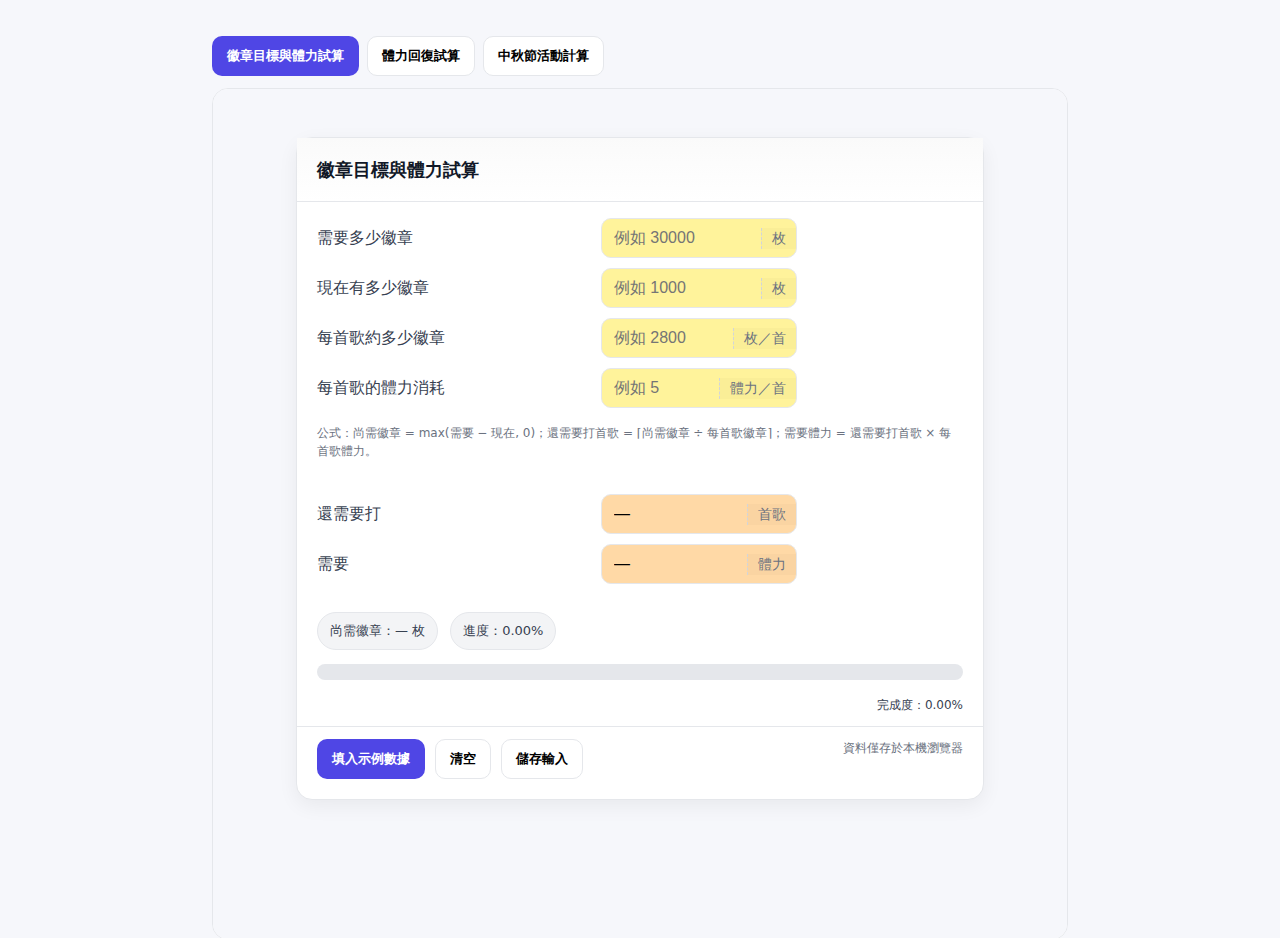
<file: index.html>
<!DOCTYPE html>
<html lang="zh-Hant">
<head>
<meta charset="utf-8" />
<meta name="viewport" content="width=device-width, initial-scale=1" />
<title>活動小工具中心</title>
<style>
  :root{ --border:#e5e7eb; --accent:#4f46e5; --bg:#f6f7fb; }
  *{box-sizing:border-box}
  html, body { height:100%; }
  body{margin:0;font-family:ui-sans-serif,system-ui,"Noto Sans TC";background:var(--bg)}
  .wrap{max-width:880px;margin:24px auto;padding:12px; min-height:100vh;}
  .tabs{display:flex;gap:8px;margin-bottom:12px;flex-wrap:wrap}
  .tab{
    border:1px solid var(--border); background:#fff; padding:10px 14px; border-radius:10px; cursor:pointer; font-weight:600;
  }
  .tab.active{background:var(--accent);color:#fff;border-color:transparent}
  .panel{display:none}
  .panel.active{display:block}
  iframe{
    width:100%;
    border:1px solid var(--border);
    border-radius:16px;
    background:#fff;
    /* 至少填滿視窗（扣掉外層 margin/padding 與分頁按鈕高度） */
    height: calc(100vh - 120px);
    min-height: calc(100vh - 120px);
  }
</style>
</head>
<body>
  <div class="wrap">
    <div class="tabs">
      <button class="tab active" data-target="p1">徽章目標與體力試算</button>
      <button class="tab" data-target="p2">體力回復試算</button>
      <button class="tab" data-target="p3">中秋節活動計算</button>
    </div>

    <div id="p1" class="panel active">
      <iframe id="frame1" src="badge_calc.html" title="徽章試算"></iframe>
    </div>

    <div id="p2" class="panel">
      <iframe id="frame2" src="stamina_timer.html" title="體力回復"></iframe>
    </div>

    <div id="p3" class="panel">
      <iframe id="frame3" src="mid-autumn-event.html" title="中秋節活動計算"></iframe>
    </div>
  </div>

<script>
  // 分頁切換
  const tabs=[...document.querySelectorAll('.tab')];
  const panels=[...document.querySelectorAll('.panel')];
  tabs.forEach(btn=>{
    btn.addEventListener('click', ()=>{
      tabs.forEach(b=>b.classList.remove('active'));
      panels.forEach(p=>p.classList.remove('active'));
      btn.classList.add('active');
      document.getElementById(btn.dataset.target).classList.add('active');
      autoResize();
    });
  });

  // 自動依內容高度調整（不低於視窗高度）
  function fitFrame(iframe){
    try{
      const doc = iframe.contentWindow?.document;
      if (!doc) return;
      const h = Math.max(
        doc.documentElement.scrollHeight,
        doc.body.scrollHeight,
        doc.documentElement.offsetHeight,
        doc.body.offsetHeight
      );
      if (h) {
        const minH = Math.max(window.innerHeight - 120, 0);
        iframe.style.height = Math.max(h+20, minH) + 'px';
      }
    }catch(e){
      // 不同源就保持 CSS 的 min-height
    }
  }
  function autoResize(){
    fitFrame(document.getElementById('frame1'));
    fitFrame(document.getElementById('frame2'));
    fitFrame(document.getElementById('frame3'));
  }

  window.addEventListener('load', ()=>{
    autoResize();
    let count = 0;
    const t = setInterval(()=>{ autoResize(); if(++count>10) clearInterval(t); }, 300);
  });

  // 視窗改變大小時也維持至少滿版
  window.addEventListener('resize', autoResize);
</script>
</body>
</html>
</file>
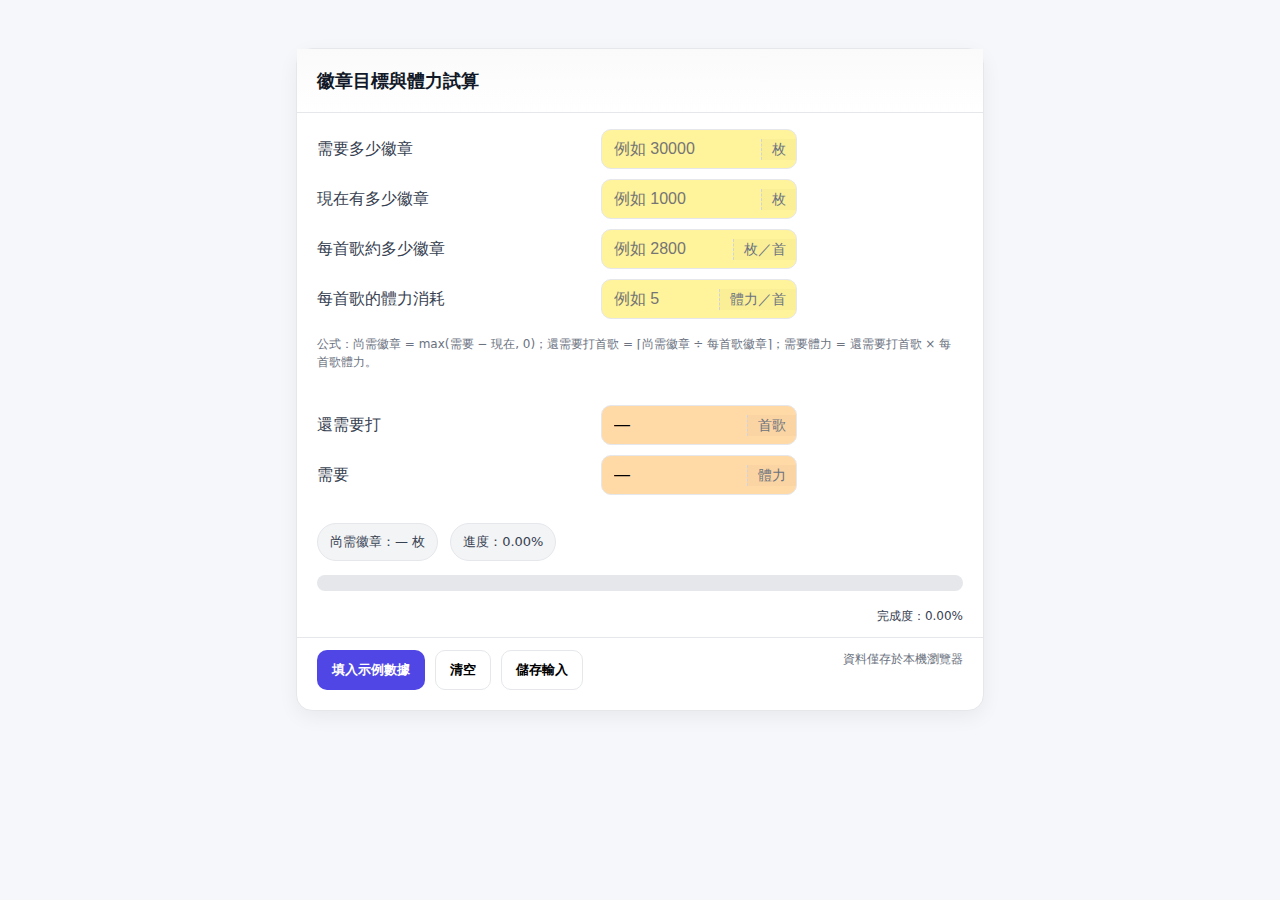
<file: badge_calc.html>
<!DOCTYPE html>
<html lang="zh-Hant">
<head>
<meta charset="utf-8" />
<meta name="viewport" content="width=device-width, initial-scale=1" />
<title>徽章／體力試算</title>
<style>
  :root{
    --yellow:#fff39b; --orange:#ffd9a6; --bg:#f6f7fb; --card:#ffffff;
    --border:#e5e7eb; --accent:#4f46e5;
  }
  *{box-sizing:border-box}
  body{margin:0;font-family:ui-sans-serif,system-ui,"Segoe UI",Roboto,"Helvetica Neue",Arial,"Noto Sans TC";
       background:var(--bg);color:#111827;line-height:1.5;}
  .wrap{max-width:720px;margin:32px auto;padding:16px}
  .card{background:var(--card);border:1px solid var(--border);border-radius:16px;box-shadow:0 6px 20px rgba(0,0,0,.06);}
  .header{padding:18px 20px;font-weight:700;font-size:18px;border-bottom:1px solid var(--border);background:linear-gradient(180deg,#fafafa,#fff);}
  .grid{display:grid;grid-template-columns:1.4fr 1fr .8fr;gap:10px;padding:16px 20px;}
  .row{display:contents}
  .label{align-self:center;color:#374151}
  .field,.calc{display:flex;align-items:center;border-radius:10px;overflow:hidden;border:1px solid var(--border);}
  input[type="text"]{width:100%;border:0;padding:10px 12px;font-size:16px;background:transparent;outline:none;}
  .unit{padding:0 10px;font-size:14px;color:#6b7280;white-space:nowrap;border-left:1px dashed #d1d5db;background:rgba(0,0,0,0.02)}
  .field{background:var(--yellow)} .calc{background:var(--orange)}
  .hint{padding:0 20px 18px;color:#6b7280;font-size:12px;}
  .footer{padding:12px 20px 20px;display:flex;gap:10px;flex-wrap:wrap;border-top:1px solid var(--border)}
  button{border:1px solid var(--border);background:#fff;border-radius:10px;padding:10px 14px;cursor:pointer;font-weight:600;}
  button.primary{background:var(--accent);color:#fff;border-color:transparent}
  .kpi{padding:12px 20px 8px;display:flex;gap:12px;flex-wrap:wrap;align-items:center}
  .pill{background:#f3f4f6;border:1px solid var(--border);border-radius:999px;padding:8px 12px;font-size:13px;color:#374151;}
  /* 進度條（避免超出卡片寬度） */
  .progress-wrap{width:calc(100% - 40px);margin:6px 20px 16px;height:16px;background:#e5e7eb;border-radius:8px;overflow:hidden;}
  .progress-bar{height:100%;width:0%;background:linear-gradient(90deg,#60a5fa,#2563eb);transition:width .3s ease;}
  .progress-text{text-align:right;padding:0 20px 12px;color:#374151;font-size:12px;}
  @media (max-width:640px){.grid{grid-template-columns:1fr}.unit{display:none}}
</style>
</head>
<body>
<div class="wrap">
  <div class="card">
    <div class="header">徽章目標與體力試算</div>

    <!-- 輸入（黃底） -->
    <div class="grid">
      <div class="row">
        <div class="label">需要多少徽章</div>
        <div class="field"><input id="need" type="text" inputmode="numeric" placeholder="例如 30000" /><div class="unit">枚</div></div>
        <div></div>
      </div>
      <div class="row">
        <div class="label">現在有多少徽章</div>
        <div class="field"><input id="have" type="text" inputmode="numeric" placeholder="例如 1000" /><div class="unit">枚</div></div>
        <div></div>
      </div>
      <div class="row">
        <div class="label">每首歌約多少徽章</div>
        <div class="field"><input id="perSong" type="text" inputmode="numeric" placeholder="例如 2800" /><div class="unit">枚／首</div></div>
        <div></div>
      </div>
      <div class="row">
        <div class="label">每首歌的體力消耗</div>
        <div class="field"><input id="stamPerSong" type="text" inputmode="numeric" placeholder="例如 5" /><div class="unit">體力／首</div></div>
        <div></div>
      </div>
    </div>

    <div class="hint">公式：尚需徽章 = max(需要 − 現在, 0)；還需要打首歌 = ⌈尚需徽章 ÷ 每首歌徽章⌉；需要體力 = 還需要打首歌 × 每首歌體力。</div>

    <!-- 結果（橘底） -->
    <div class="grid">
      <div class="row">
        <div class="label">還需要打</div>
        <div class="calc"><input id="songsNeed" type="text" value="—" readonly /><div class="unit">首歌</div></div>
        <div></div>
      </div>
      <div class="row">
        <div class="label">需要</div>
        <div class="calc"><input id="staminaNeed" type="text" value="—" readonly /><div class="unit">體力</div></div>
        <div></div>
      </div>
    </div>

    <!-- KPI + 進度條 -->
    <div class="kpi">
      <div class="pill">尚需徽章：<span id="remain">0</span> 枚</div>
      <div class="pill">進度：<span id="progressPct">0%</span></div>
    </div>
    <div class="progress-wrap"><div class="progress-bar" id="progressBar"></div></div>
    <div class="progress-text">完成度：<span id="progressText">0%</span></div>

    <div class="footer">
      <button class="primary" id="fillDemo">填入示例數據</button>
      <button id="resetAll">清空</button>
      <button id="save">儲存輸入</button>
      <span style="margin-left:auto;color:#6b7280;font-size:12px">資料僅存於本機瀏覽器</span>
    </div>
  </div>
</div>

<script>
  const qs=(s)=>document.querySelector(s);
  const fmt=(n)=>isFinite(n)?Number(n).toLocaleString('zh-Hant-TW'):'—';
  const toNum=(s)=>{ if(!s) return NaN; const c=String(s).replace(/[,\s]/g,''); return c===''?NaN:Math.floor(Number(c)); };

  const $need=qs('#need'),$have=qs('#have'),$perSong=qs('#perSong'),$stamPerSong=qs('#stamPerSong');
  const $songsNeed=qs('#songsNeed'),$staminaNeed=qs('#staminaNeed');
  const $remain=qs('#remain'),$progressPct=qs('#progressPct'),$progressText=qs('#progressText'),$progressBar=qs('#progressBar');

  function calculate(){
    const need=toNum($need.value),
          have=toNum($have.value),
          perSong=toNum($perSong.value),
          stamPerSong=toNum($stamPerSong.value);

    let remain=NaN, songs=NaN, stamina=NaN, percent=0;

    if (isFinite(need) && need>=0 && isFinite(have) && have>=0){
      remain=Math.max(need-have,0);
      percent=need>0 ? Math.min(have/need,1)*100 : 0;
    }
    if (isFinite(remain) && isFinite(perSong) && perSong>0){
      songs=Math.ceil(remain/perSong); // 無條件進位
    }
    if (isFinite(songs) && isFinite(stamPerSong) && stamPerSong>=0){
      stamina=songs*stamPerSong;
    }

    $remain.textContent=fmt(remain);
    $songsNeed.value=isFinite(songs)?fmt(songs):'—';
    $staminaNeed.value=isFinite(stamina)?fmt(stamina):'—';
    $progressPct.textContent=percent.toFixed(2)+'%';
    $progressText.textContent=percent.toFixed(2)+'%';
    $progressBar.style.width=percent.toFixed(2)+'%';
  }

  function prettifyOnBlur(e){ const n=toNum(e.target.value); if (isFinite(n)) e.target.value=fmt(n); }
  [$need,$have,$perSong,$stamPerSong].forEach($el=>{
    $el.addEventListener('input',calculate);
    $el.addEventListener('blur',prettifyOnBlur);
  });

  // 範例按鈕
  qs('#fillDemo').addEventListener('click',()=>{
    $need.value=fmt(30000);
    $have.value=fmt(1894);
    $perSong.value=fmt(2800);
    $stamPerSong.value=fmt(5);
    calculate();
  });

  qs('#resetAll').addEventListener('click',()=>{
    [$need,$have,$perSong,$stamPerSong].forEach($=>$.value='');
    calculate();
    localStorage.removeItem('badgeCalc_basic');
  });

  qs('#save').addEventListener('click',()=>{
    const d={need:$need.value,have:$have.value,perSong:$perSong.value,stamPerSong:$stamPerSong.value};
    localStorage.setItem('badgeCalc_basic', JSON.stringify(d));
    alert('已儲存輸入到本機瀏覽器。');
  });

  // 還原本機儲存
  (function restore(){
    const raw=localStorage.getItem('badgeCalc_basic'); if(!raw) return;
    try{
      const d=JSON.parse(raw);
      if(d.need) $need.value=d.need;
      if(d.have) $have.value=d.have;
      if(d.perSong) $perSong.value=d.perSong;
      if(d.stamPerSong) $stamPerSong.value=d.stamPerSong;
    }catch(e){}
  })();

  calculate();
</script>
</body>
</html>
</file>
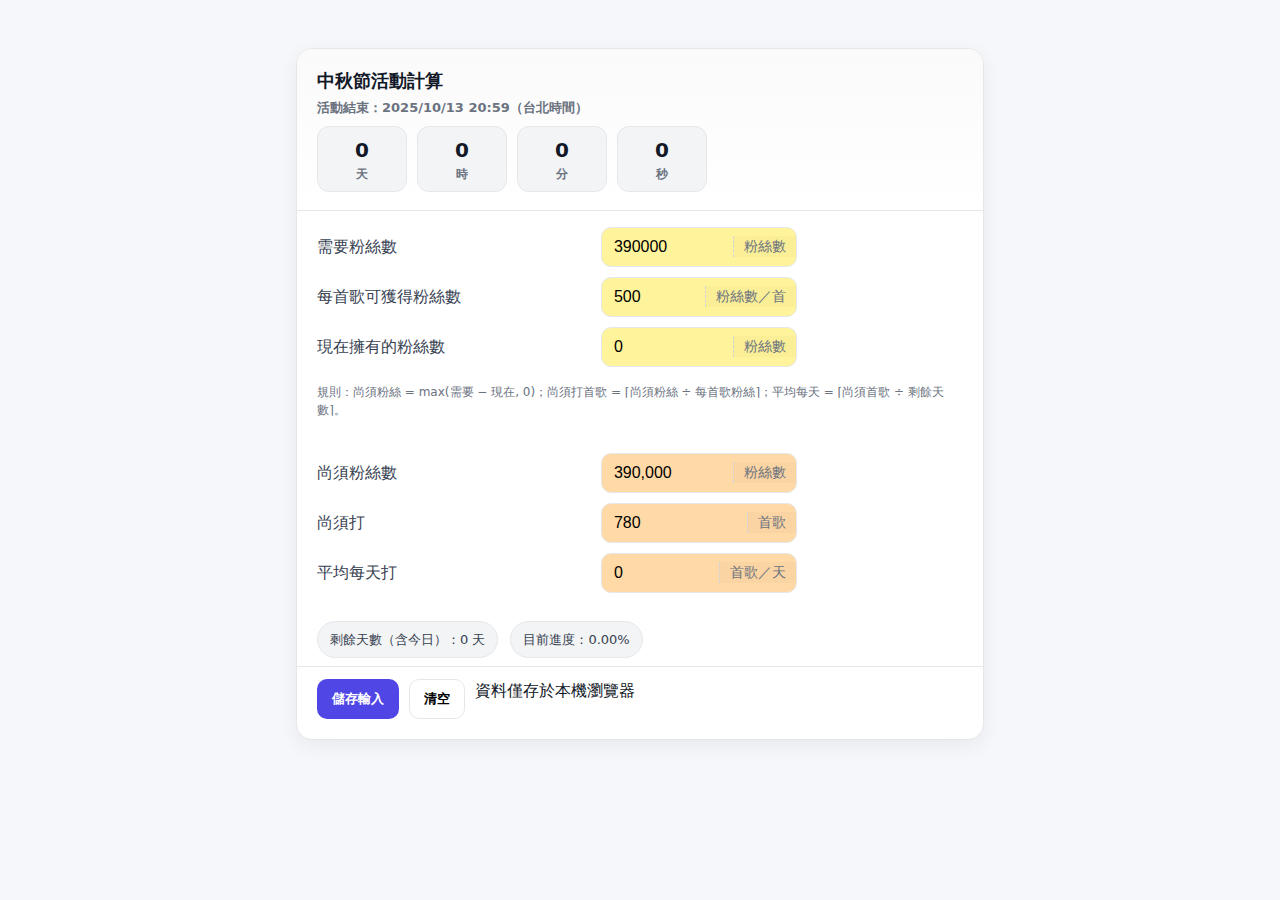
<file: mid-autumn-event.html>
<!DOCTYPE html>
<html lang="zh-Hant">
<head>
  <meta charset="utf-8" />
  <meta name="viewport" content="width=device-width, initial-scale=1" />
  <title>中秋節活動計算（含倒數）</title>
  <link rel="stylesheet" href="style.css">
  <style>
    /* 倒數專用樣式，補充到現有 style.css */
    .subtitle{color:#6b7280;font-size:13px;margin-top:4px}
    .countdown{display:flex;gap:10px;flex-wrap:wrap;margin-top:8px}
    .cd-box{background:#f3f4f6;border:1px solid var(--border);border-radius:12px;padding:8px 10px;min-width:90px;text-align:center}
    .cd-num{font-size:20px;font-weight:800}
    .cd-lab{font-size:12px;color:#6b7280}
  </style>
</head>
<body>
<div class="wrap">
  <div class="card">
    <div class="header">
      <div class="title">中秋節活動計算</div>
      <div class="subtitle">活動結束：2025/10/13 20:59（台北時間）</div>
      <div class="countdown" id="countdown">
        <div class="cd-box"><div class="cd-num" id="d">—</div><div class="cd-lab">天</div></div>
        <div class="cd-box"><div class="cd-num" id="h">—</div><div class="cd-lab">時</div></div>
        <div class="cd-box"><div class="cd-num" id="m">—</div><div class="cd-lab">分</div></div>
        <div class="cd-box"><div class="cd-num" id="s">—</div><div class="cd-lab">秒</div></div>
      </div>
    </div>

    <!-- 輸入 -->
    <div class="grid">
      <div class="row">
        <div class="label">需要粉絲數</div>
        <div class="field"><input id="needFans" type="text" inputmode="numeric" value="390000" /><div class="unit">粉絲數</div></div>
        <div></div>
      </div>
      <div class="row">
        <div class="label">每首歌可獲得粉絲數</div>
        <div class="field"><input id="perSong" type="text" inputmode="numeric" value="500" /><div class="unit">粉絲數／首</div></div>
        <div></div>
      </div>
      <div class="row">
        <div class="label">現在擁有的粉絲數</div>
        <div class="field"><input id="haveFans" type="text" inputmode="numeric" value="0" /><div class="unit">粉絲數</div></div>
        <div></div>
      </div>
    </div>

    <div class="hint">規則：尚須粉絲 = max(需要 − 現在, 0)；尚須打首歌 = ⌈尚須粉絲 ÷ 每首歌粉絲⌉；平均每天 = ⌈尚須首歌 ÷ 剩餘天數⌉。</div>

    <!-- 結果 -->
    <div class="grid">
      <div class="row">
        <div class="label">尚須粉絲數</div>
        <div class="calc"><input id="remainFans" type="text" value="—" readonly /><div class="unit">粉絲數</div></div>
        <div></div>
      </div>
      <div class="row">
        <div class="label">尚須打</div>
        <div class="calc"><input id="songsNeed" type="text" value="—" readonly /><div class="unit">首歌</div></div>
        <div></div>
      </div>
      <div class="row">
        <div class="label">平均每天打</div>
        <div class="calc"><input id="avgPerDay" type="text" value="—" readonly /><div class="unit">首歌／天</div></div>
        <div></div>
      </div>
    </div>

    <div class="kpi">
      <div class="pill">剩餘天數（含今日）：<span id="daysLeftText">—</span> 天</div>
      <div class="pill">目前進度：<span id="progressPct">0%</span></div>
    </div>

    <div class="footer">
      <button class="primary" id="save">儲存輸入</button>
      <button id="reset">清空</button>
      <span class="note">資料僅存於本機瀏覽器</span>
    </div>
  </div>
</div>

<script>
  const qs=(s)=>document.querySelector(s);
  const fmt=(n)=>isFinite(n)?Number(n).toLocaleString('zh-Hant-TW'):'—';
  const toNum=(s)=>{ if(!s) return NaN; const c=String(s).replace(/[\\,\\s]/g,''); return c===''?NaN:Number(c); };
  const pad2=(n)=>String(n).padStart(2,'0');

  const $needFans=qs('#needFans'),$perSong=qs('#perSong'),$haveFans=qs('#haveFans');
  const $remainFans=qs('#remainFans'),$songsNeed=qs('#songsNeed'),$avgPerDay=qs('#avgPerDay');
  const $progressPct=qs('#progressPct'),$daysLeftText=qs('#daysLeftText');
  const $d=qs('#d'),$h=qs('#h'),$m=qs('#m'),$s=qs('#s');

  const END_LOCAL='2025/10/13 20:59:00';

  function calculate(){
    const need=toNum($needFans.value), per=toNum($perSong.value), have=toNum($haveFans.value);
    const now=new Date(), end=new Date(END_LOCAL.replace(/-/g,'/'));
    const diff=end-now; const ended=diff<=0;

    if(ended){$d.textContent=$h.textContent=$m.textContent=$s.textContent='0';}
    else{
      const sec=Math.floor(diff/1000);
      const days=Math.floor(sec/86400),hours=Math.floor(sec%86400/3600);
      const mins=Math.floor(sec%3600/60),secs=sec%60;
      $d.textContent=days; $h.textContent=pad2(hours);
      $m.textContent=pad2(mins); $s.textContent=pad2(secs);
    }

    let daysLeft=0;if(!ended)daysLeft=Math.ceil(diff/(1000*60*60*24));

    let remain=NaN,songs=NaN,avg=NaN,progress=0;
    if(isFinite(need)&&isFinite(have)&&need>=0&&have>=0){remain=Math.max(need-have,0);progress=need>0?Math.min(have/need,1)*100:0;}
    if(isFinite(remain)&&isFinite(per)&&per>0){songs=Math.ceil(remain/per);}
    if(isFinite(songs)&&daysLeft>0){avg=Math.ceil(songs/daysLeft);}
    else if(isFinite(songs)&&!ended){avg=songs;}
    else if(ended){avg=0;}

    $remainFans.value=isFinite(remain)?fmt(remain):'—';
    $songsNeed.value=isFinite(songs)?fmt(songs):'—';
    $avgPerDay.value=isFinite(avg)?fmt(avg):'—';
    $daysLeftText.textContent=daysLeft||0;
    $progressPct.textContent=progress.toFixed(2)+'%';
  }

  [$needFans,$perSong,$haveFans].forEach($el=>{
    $el.addEventListener('input',calculate);
    $el.addEventListener('blur',e=>{const n=toNum(e.target.value);if(isFinite(n))e.target.value=fmt(n);});
  });

  qs('#save').addEventListener('click',()=>{
    const d={needFans:$needFans.value,perSong:$perSong.value,haveFans:$haveFans.value};
    localStorage.setItem('midAutumnEventInputs',JSON.stringify(d));
    alert('已儲存輸入到本機瀏覽器。');
  });
  qs('#reset').addEventListener('click',()=>{
    [$needFans,$perSong,$haveFans].forEach($=>$.value='');
    calculate();localStorage.removeItem('midAutumnEventInputs');
  });
  (function restore(){
    const raw=localStorage.getItem('midAutumnEventInputs');if(!raw)return;
    try{const d=JSON.parse(raw);if(d.needFans)$needFans.value=d.needFans;if(d.perSong)$perSong.value=d.perSong;if(d.haveFans)$haveFans.value=d.haveFans;}catch(e){}
  })();

  calculate();setInterval(calculate,1000);
</script>
</body>
</html>
</file>
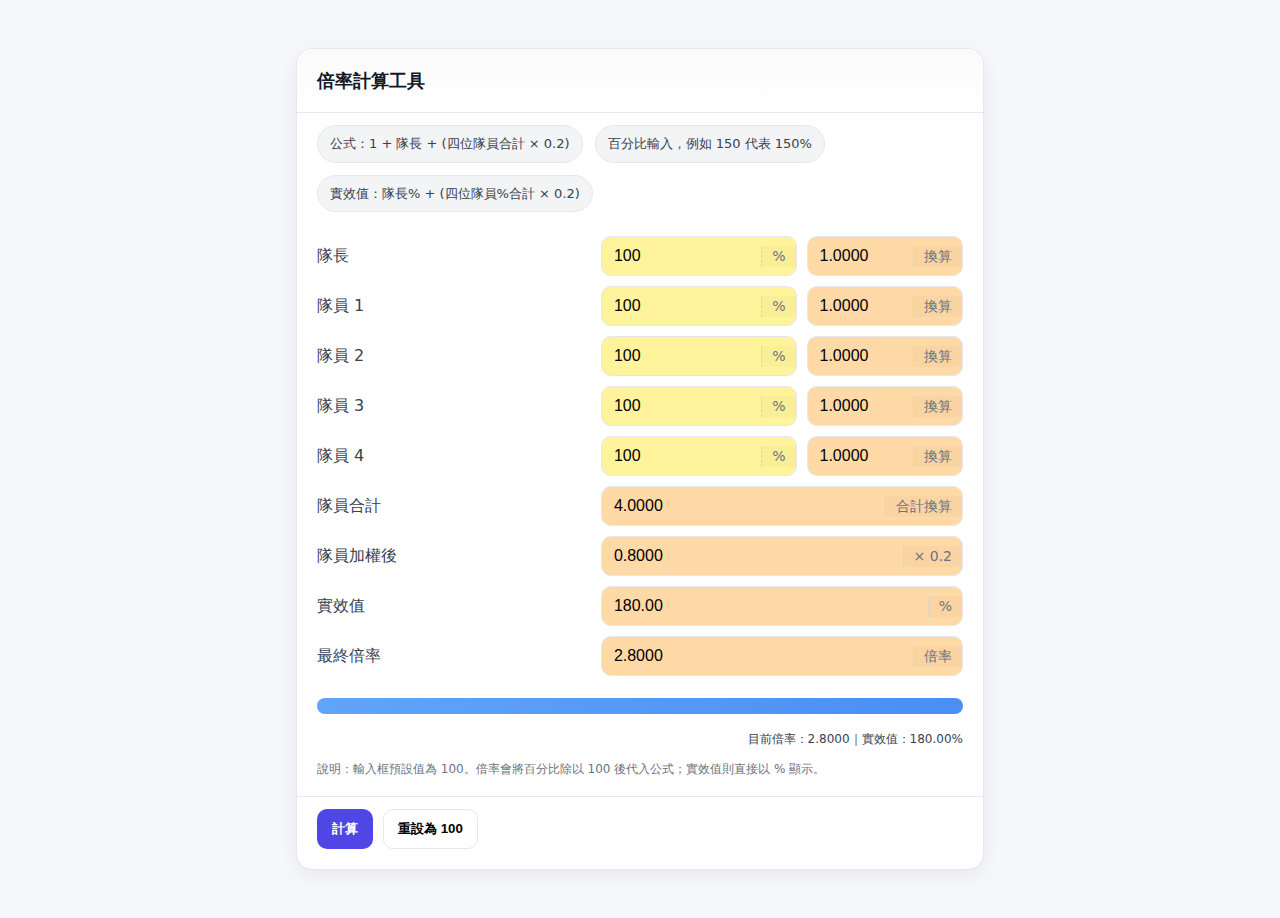
<file: multiplier.html>
<!DOCTYPE html>
<html lang="zh-Hant">
<head>
  <meta charset="UTF-8" />
  <meta name="viewport" content="width=device-width, initial-scale=1.0" />
  <title>倍率計算工具</title>
  <link rel="stylesheet" href="style.css" />
</head>
<body>
  <div class="wrap">
    <div class="card">
      <div class="header">倍率計算工具</div>

      <div class="kpi">
        <div class="pill">公式：1 + 隊長 + (四位隊員合計 × 0.2)</div>
        <div class="pill">百分比輸入，例如 150 代表 150%</div>
        <div class="pill">實效值：隊長% + (四位隊員%合計 × 0.2)</div>
      </div>

      <div class="grid">
        <div class="row">
          <div class="label">隊長</div>
          <div class="field">
            <input type="text" id="leader" value="100" inputmode="decimal" />
            <div class="unit">%</div>
          </div>
          <div class="calc">
            <input type="text" id="leaderRate" value="1.0000" readonly />
            <div class="unit">換算</div>
          </div>
        </div>

        <div class="row">
          <div class="label">隊員 1</div>
          <div class="field">
            <input type="text" id="member1" value="100" inputmode="decimal" />
            <div class="unit">%</div>
          </div>
          <div class="calc">
            <input type="text" id="member1Rate" value="1.0000" readonly />
            <div class="unit">換算</div>
          </div>
        </div>

        <div class="row">
          <div class="label">隊員 2</div>
          <div class="field">
            <input type="text" id="member2" value="100" inputmode="decimal" />
            <div class="unit">%</div>
          </div>
          <div class="calc">
            <input type="text" id="member2Rate" value="1.0000" readonly />
            <div class="unit">換算</div>
          </div>
        </div>

        <div class="row">
          <div class="label">隊員 3</div>
          <div class="field">
            <input type="text" id="member3" value="100" inputmode="decimal" />
            <div class="unit">%</div>
          </div>
          <div class="calc">
            <input type="text" id="member3Rate" value="1.0000" readonly />
            <div class="unit">換算</div>
          </div>
        </div>

        <div class="row">
          <div class="label">隊員 4</div>
          <div class="field">
            <input type="text" id="member4" value="100" inputmode="decimal" />
            <div class="unit">%</div>
          </div>
          <div class="calc">
            <input type="text" id="member4Rate" value="1.0000" readonly />
            <div class="unit">換算</div>
          </div>
        </div>

        <div class="row">
          <div class="label">隊員合計</div>
          <div class="calc" style="grid-column: span 2;">
            <input type="text" id="memberTotal" value="4.0000" readonly />
            <div class="unit">合計換算</div>
          </div>
        </div>

        <div class="row">
          <div class="label">隊員加權後</div>
          <div class="calc" style="grid-column: span 2;">
            <input type="text" id="memberWeighted" value="0.8000" readonly />
            <div class="unit">× 0.2</div>
          </div>
        </div>

        <div class="row">
          <div class="label">實效值</div>
          <div class="calc" style="grid-column: span 2;">
            <input type="text" id="effectiveValue" value="180.00" readonly />
            <div class="unit">%</div>
          </div>
        </div>

        <div class="row">
          <div class="label">最終倍率</div>
          <div class="calc" style="grid-column: span 2;">
            <input type="text" id="result" value="2.8000" readonly />
            <div class="unit">倍率</div>
          </div>
        </div>
      </div>

      <div class="progress-wrap">
        <div class="progress-bar" id="progressBar"></div>
      </div>
      <div class="progress-text" id="progressText">目前倍率：2.8000｜實效值：180.00%</div>

      <div class="hint">
        說明：輸入框預設值為 100。倍率會將百分比除以 100 後代入公式；實效值則直接以 % 顯示。
      </div>

      <div class="footer">
        <button class="primary" type="button" id="calculateButton">計算</button>
        <button type="button" id="resetButton">重設為 100</button>
      </div>
    </div>
  </div>

  <script>
    (function () {
      const inputIds = ["leader", "member1", "member2", "member3", "member4"];

      function parseValue(value) {
        const cleaned = String(value).replace(/,/g, "").trim();
        const num = parseFloat(cleaned);
        return Number.isFinite(num) ? num : 0;
      }

      function setText(id, value, digits) {
        const safeDigits = typeof digits === "number" ? digits : 4;
        const element = document.getElementById(id);
        if (element) {
          element.value = Number(value).toFixed(safeDigits);
        }
      }

      function calculateFromPercents(leaderPercent, memberPercents) {
        const leader = leaderPercent / 100;
        const membersDecimal = memberPercents.map(function (value) {
          return value / 100;
        });
        const memberTotal = membersDecimal.reduce(function (sum, value) {
          return sum + value;
        }, 0);
        const memberWeighted = memberTotal * 0.2;
        const total = 1 + leader + memberWeighted;
        const effectiveValue = leaderPercent + memberPercents.reduce(function (sum, value) {
          return sum + value;
        }, 0) * 0.2;

        return {
          leader: leader,
          membersDecimal: membersDecimal,
          memberTotal: memberTotal,
          memberWeighted: memberWeighted,
          total: total,
          effectiveValue: effectiveValue
        };
      }

      function calculate() {
        const leaderPercent = parseValue(document.getElementById("leader").value);
        const memberPercents = [
          parseValue(document.getElementById("member1").value),
          parseValue(document.getElementById("member2").value),
          parseValue(document.getElementById("member3").value),
          parseValue(document.getElementById("member4").value)
        ];

        const values = calculateFromPercents(leaderPercent, memberPercents);

        setText("leaderRate", values.leader);
        setText("member1Rate", values.membersDecimal[0]);
        setText("member2Rate", values.membersDecimal[1]);
        setText("member3Rate", values.membersDecimal[2]);
        setText("member4Rate", values.membersDecimal[3]);
        setText("memberTotal", values.memberTotal);
        setText("memberWeighted", values.memberWeighted);
        setText("effectiveValue", values.effectiveValue, 2);
        setText("result", values.total);

        const progressPercent = Math.max(0, Math.min(values.total * 100, 1000));
        const progressBar = document.getElementById("progressBar");
        const progressText = document.getElementById("progressText");

        if (progressBar) {
          progressBar.style.width = progressPercent + "%";
        }
        if (progressText) {
          progressText.textContent = "目前倍率：" + values.total.toFixed(4) + "｜實效值：" + values.effectiveValue.toFixed(2) + "%";
        }
      }

      function resetFields() {
        inputIds.forEach(function (id) {
          const element = document.getElementById(id);
          if (element) {
            element.value = "100";
          }
        });
        calculate();
      }

      function bindEvents() {
        inputIds.forEach(function (id) {
          const element = document.getElementById(id);
          if (!element) {
            return;
          }
          element.addEventListener("input", calculate);
          element.addEventListener("change", calculate);
        });

        const calculateButton = document.getElementById("calculateButton");
        const resetButton = document.getElementById("resetButton");

        if (calculateButton) {
          calculateButton.addEventListener("click", calculate);
        }
        if (resetButton) {
          resetButton.addEventListener("click", resetFields);
        }
      }

      function runTests() {
        const defaultCase = calculateFromPercents(100, [100, 100, 100, 100]);
        console.assert(defaultCase.total.toFixed(4) === "2.8000", "預設案例倍率應為 2.8000");
        console.assert(defaultCase.effectiveValue.toFixed(2) === "180.00", "預設案例實效值應為 180.00%");

        const zeroCase = calculateFromPercents(0, [0, 0, 0, 0]);
        console.assert(zeroCase.total.toFixed(4) === "1.0000", "全 0 案例倍率應為 1.0000");
        console.assert(zeroCase.effectiveValue.toFixed(2) === "0.00", "全 0 案例實效值應為 0.00%");

        const mixedCase = calculateFromPercents(150, [100, 80, 120, 50]);
        console.assert(mixedCase.total.toFixed(4) === "3.1000", "混合案例倍率應為 3.1000");
        console.assert(mixedCase.effectiveValue.toFixed(2) === "210.00", "混合案例實效值應為 210.00%");
      }

      bindEvents();
      calculate();
      runTests();

      window.calculate = calculate;
      window.resetFields = resetFields;
    })();
  </script>
</body>
</html>
</file>
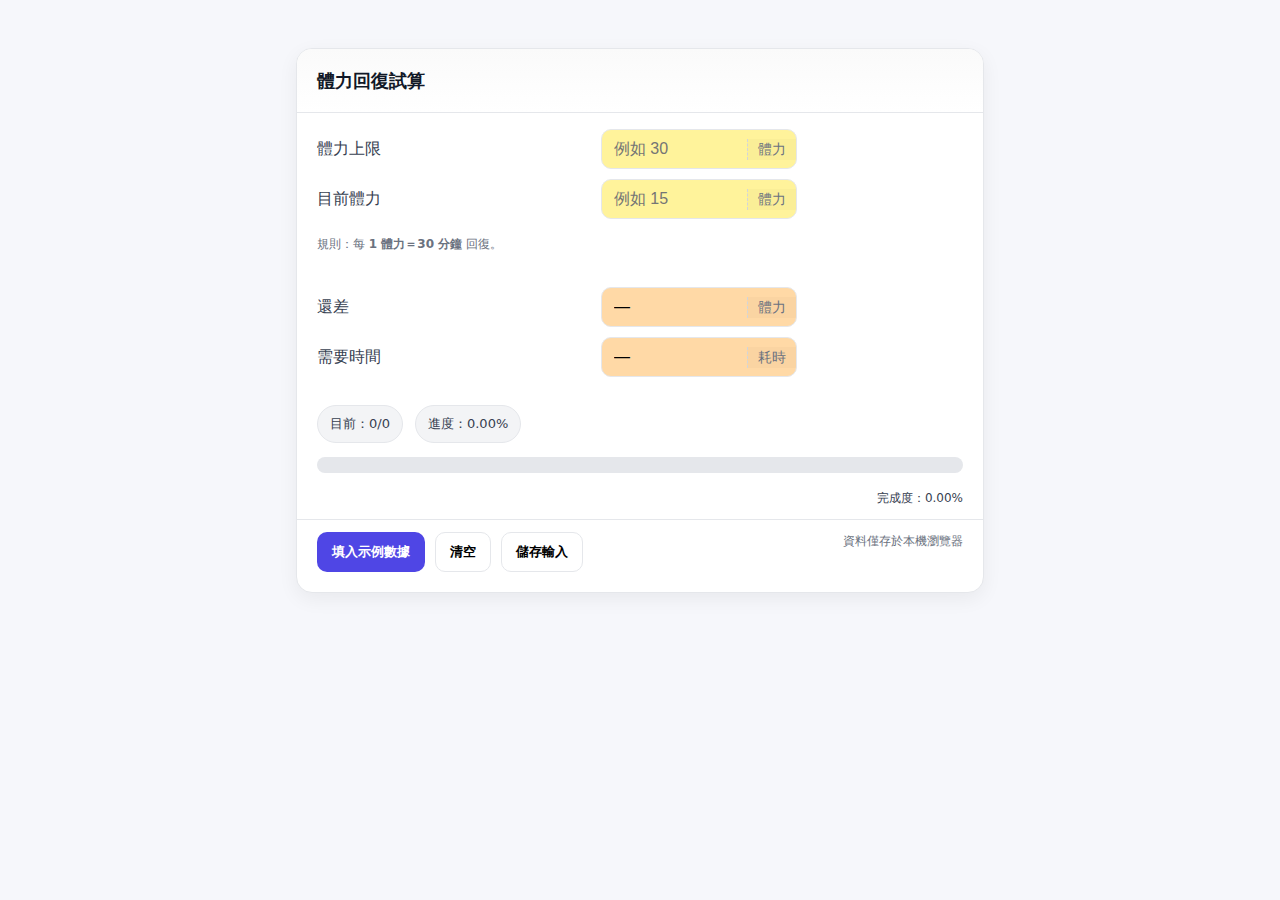
<file: stamina_timer.html>
<!DOCTYPE html>
<html lang="zh-Hant">
<head>
<meta charset="utf-8" />
<meta name="viewport" content="width=device-width, initial-scale=1" />
<title>體力回復試算</title>
<link rel="stylesheet" href="style.css">
</head>
<body>
<div class="wrap">
  <div class="card">
    <div class="header">體力回復試算</div>

    <!-- 輸入（黃底） -->
    <div class="grid">
      <div class="row">
        <div class="label">體力上限</div>
        <div class="field"><input id="cap" type="text" inputmode="numeric" placeholder="例如 30" /><div class="unit">體力</div></div>
        <div></div>
      </div>
      <div class="row">
        <div class="label">目前體力</div>
        <div class="field"><input id="current" type="text" inputmode="numeric" placeholder="例如 15" /><div class="unit">體力</div></div>
        <div></div>
      </div>
    </div>

    <div class="hint">規則：每 <strong>1 體力＝30 分鐘</strong> 回復。</div>

    <!-- 結果（橘底） -->
    <div class="grid">
      <div class="row">
        <div class="label">還差</div>
        <div class="calc"><input id="needStam" type="text" value="—" readonly /><div class="unit">體力</div></div>
        <div></div>
      </div>
      <div class="row">
        <div class="label">需要時間</div>
        <div class="calc"><input id="needTime" type="text" value="—" readonly /><div class="unit">耗時</div></div>
        <div></div>
      </div>
    </div>

    <!-- 進度條 -->
    <div class="kpi">
      <div class="pill">目前：<span id="curText">0</span>/<span id="capText">0</span></div>
      <div class="pill">進度：<span id="pctText">0%</span></div>
    </div>
    <div class="progress-wrap"><div class="progress-bar" id="bar"></div></div>
    <div class="progress-text">完成度：<span id="pctText2">0%</span></div>

    <div class="footer">
      <button class="primary" id="fillDemo">填入示例數據</button>
      <button id="resetAll">清空</button>
      <button id="save">儲存輸入</button>
      <span style="margin-left:auto;color:#6b7280;font-size:12px">資料僅存於本機瀏覽器</span>
    </div>
  </div>
</div>

<script>
  const qs=(s)=>document.querySelector(s);
  const fmt=(n)=>isFinite(n)?Number(n).toLocaleString('zh-Hant-TW'):'—';
  const toNum=(s)=>{ if(!s) return NaN; const c=String(s).replace(/[,\s]/g,''); return c===''?NaN:Math.floor(Number(c)); };

  const $cap=qs('#cap'), $current=qs('#current');
  const $needStam=qs('#needStam'), $needTime=qs('#needTime');
  const $curText=qs('#curText'), $capText=qs('#capText'), $pctText=qs('#pctText'), $pctText2=qs('#pctText2'), $bar=qs('#bar');

  const MIN_PER_POINT = 30; // 1 體力 = 30 分鐘

  function calculate(){
    const cap = toNum($cap.value);
    const cur = toNum($current.value);

    let need = NaN, minutes = NaN, percent = 0;

    if (isFinite(cap) && cap>=0 && isFinite(cur) && cur>=0){
      const curClamped = Math.min(cur, cap);
      need = Math.max(cap - curClamped, 0);
      percent = cap>0 ? (curClamped/cap)*100 : 0;
      minutes = need * MIN_PER_POINT;
    }

    $needStam.value = isFinite(need)? fmt(need):'—';
    if (isFinite(minutes)){
      const hr = Math.floor(minutes/60), min = minutes%60;
      $needTime.value = (hr>0?`${hr} 小時 `:'') + (min>0?`${min} 分鐘`:'0 分鐘');
    }else{
      $needTime.value = '—';
    }

    $curText.textContent = isFinite(cur)? fmt(Math.min(cur,cap||0)) : '0';
    $capText.textContent = isFinite(cap)? fmt(cap) : '0';
    $pctText.textContent = percent.toFixed(2) + '%';
    $pctText2.textContent = percent.toFixed(2) + '%';
    $bar.style.width = percent.toFixed(2) + '%';
  }

  function prettifyOnBlur(e){ const n=toNum(e.target.value); if (isFinite(n)) e.target.value = fmt(n); }
  [$cap,$current].forEach($el=>{ $el.addEventListener('input',calculate); $el.addEventListener('blur',prettifyOnBlur); });

  qs('#fillDemo').addEventListener('click',()=>{ $cap.value=fmt(30); $current.value=fmt(15); calculate(); });
  qs('#resetAll').addEventListener('click',()=>{ [$cap,$current].forEach($=>$.value=''); calculate(); localStorage.removeItem('stamina_timer'); });
  qs('#save').addEventListener('click',()=>{ localStorage.setItem('stamina_timer', JSON.stringify({cap:$cap.value,current:$current.value})); alert('已儲存輸入到本機瀏覽器。'); });
  (function restore(){ const raw=localStorage.getItem('stamina_timer'); if(!raw) return; try{ const d=JSON.parse(raw); if(d.cap)$cap.value=d.cap; if(d.current)$current.value=d.current; }catch(e){} })();

  calculate();
</script>
</body>
</html>
</file>
<file: style.css>
:root{ --yellow:#fff39b; --orange:#ffd9a6; --bg:#f6f7fb; --card:#fff;
         --border:#e5e7eb; --accent:#4f46e5; }
  *{box-sizing:border-box}
  body{ margin:0; font-family:ui-sans-serif,system-ui,-apple-system,"Segoe UI",Roboto,"Helvetica Neue",Arial,"Noto Sans TC";
        background:var(--bg); color:#111827; line-height:1.5; }
  .wrap{ max-width:720px; margin:32px auto; padding:16px }
  .card{ background:var(--card); border:1px solid var(--border); border-radius:16px;
         box-shadow:0 6px 20px rgba(0,0,0,.06); overflow:hidden; }
  .header{ padding:18px 20px; font-weight:700; font-size:18px;
           border-bottom:1px solid var(--border); background:linear-gradient(180deg,#fafafa,#fff); }
  .grid{ display:grid; grid-template-columns:1.4fr 1fr .8fr; gap:10px; padding:16px 20px; }
  .row{ display:contents }
  .label{ align-self:center; color:#374151 }
  .field,.calc{ display:flex; align-items:center; border-radius:10px; overflow:hidden; border:1px solid var(--border); }
  input[type="text"]{ width:100%; border:0; padding:10px 12px; font-size:16px; background:transparent; outline:none; }
  .unit{ padding:0 10px; font-size:14px; color:#6b7280; white-space:nowrap; border-left:1px dashed #d1d5db; background:rgba(0,0,0,.02) }
  .field{ background:var(--yellow) } .calc{ background:var(--orange) }
  .hint{ padding:0 20px 18px; color:#6b7280; font-size:12px; }
  .footer{ padding:12px 20px 20px; display:flex; gap:10px; flex-wrap:wrap; border-top:1px solid var(--border) }
  button{ border:1px solid var(--border); background:#fff; border-radius:10px; padding:10px 14px; cursor:pointer; font-weight:600; }
  button.primary{ background:var(--accent); color:#fff; border-color:transparent }
  .kpi{ padding:12px 20px 8px; display:flex; gap:12px; flex-wrap:wrap; align-items:center }
  .pill{ background:#f3f4f6; border:1px solid var(--border); border-radius:999px; padding:8px 12px; font-size:13px; color:#374151; }
  .progress-wrap{ width:calc(100% - 40px); margin:6px 20px 16px; height:16px; background:#e5e7eb; border-radius:8px; overflow:hidden; }
  .progress-bar{ height:100%; width:0%; background:linear-gradient(90deg,#60a5fa,#2563eb); transition:width .3s ease; }
  .progress-text{ text-align:right; padding:0 20px 12px; color:#374151; font-size:12px; }
  @media (max-width:640px){ .grid{grid-template-columns:1fr} .unit{display:none} }
</file>
